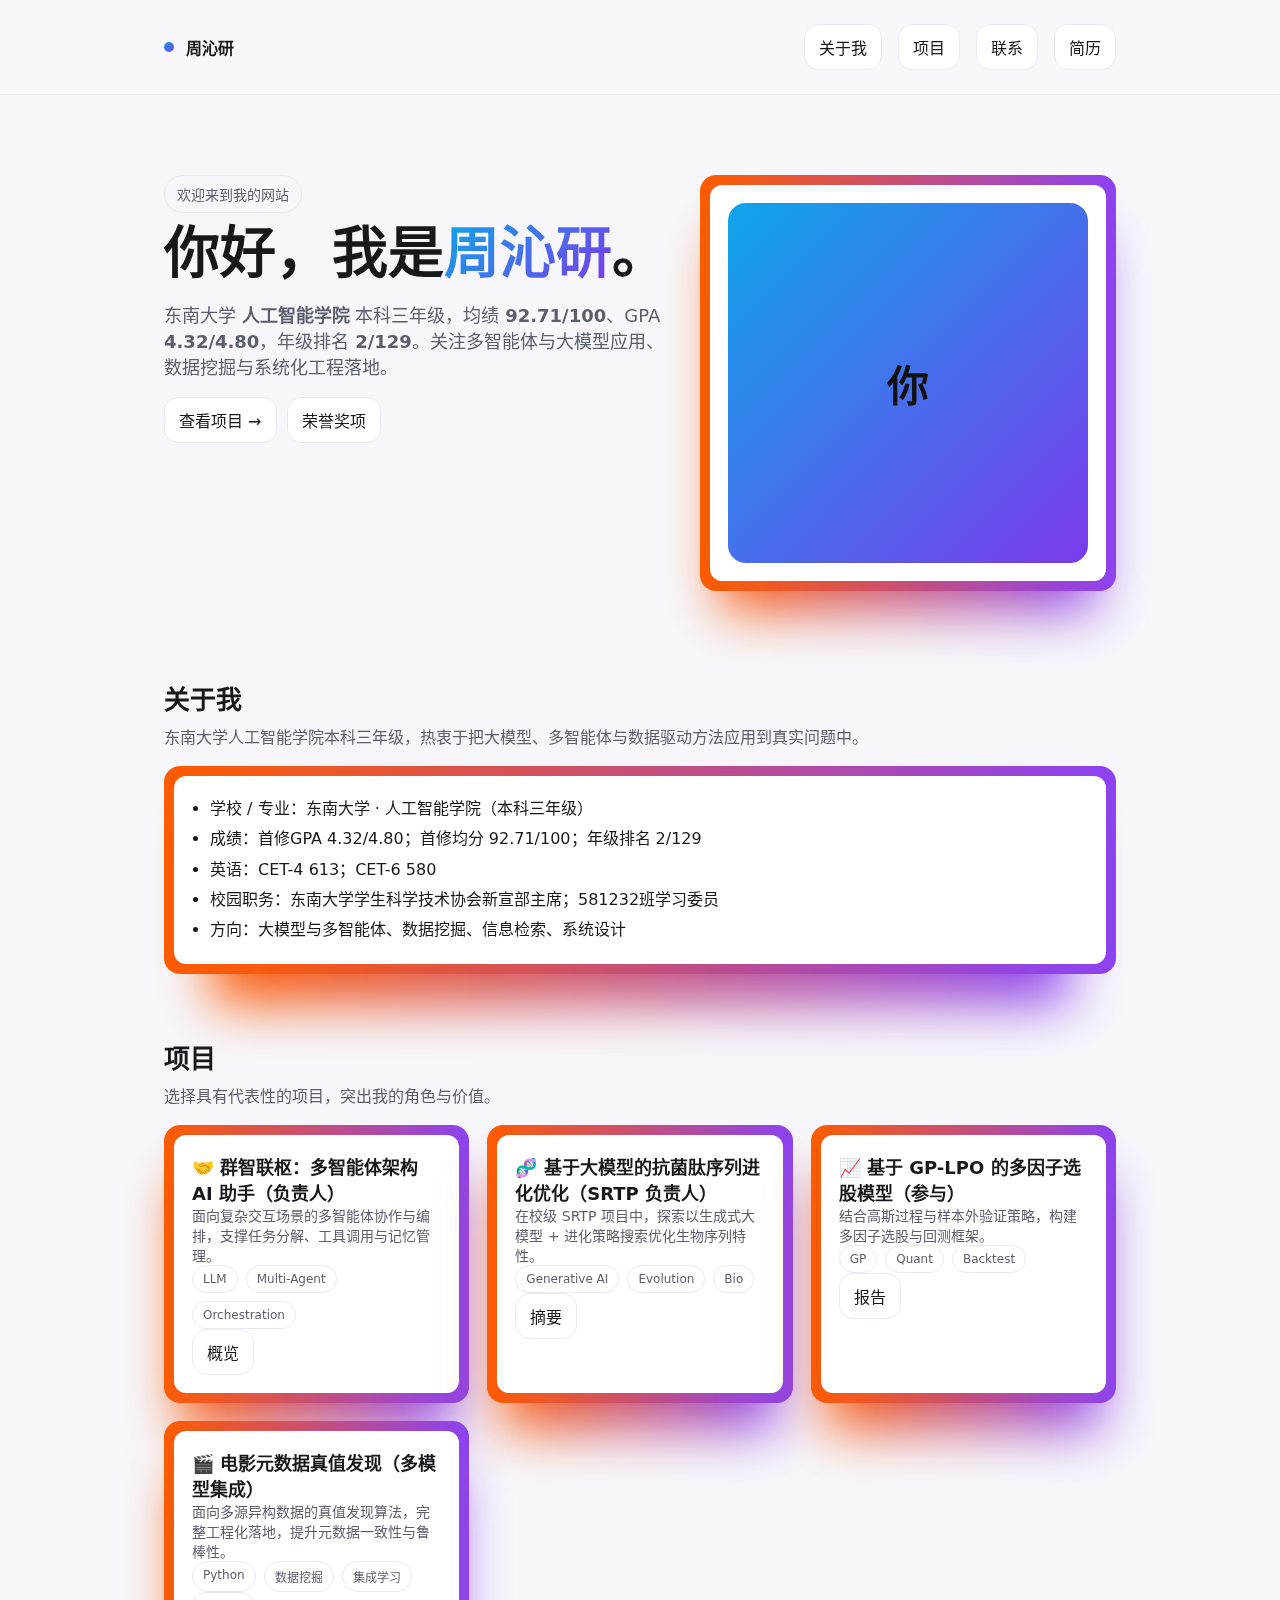
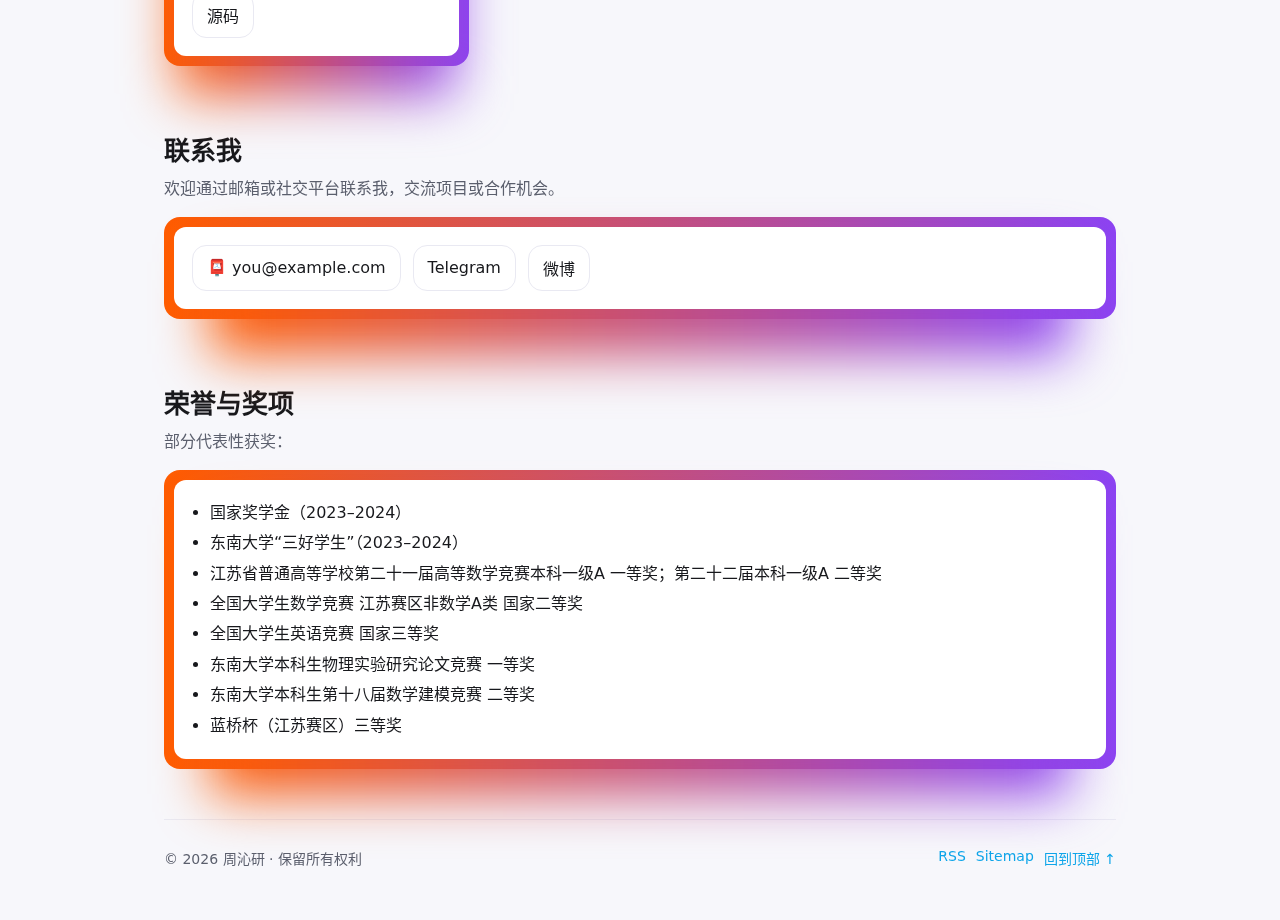
<file: indexold.html>
<!DOCTYPE html>
<html lang="zh-CN">
<head>
  <meta charset="utf-8" />
  <meta name="viewport" content="width=device-width, initial-scale=1" />
  <title>周沁研 · 个人主页</title>
  <meta name="description" content="你的个人简介、项目与联系方式" />
  <meta property="og:title" content="周沁研 · 个人主页" />
  <meta property="og:description" content="你的个人简介、项目与联系方式" />
  <meta property="og:type" content="website" />
  <meta name="color-scheme" content="light dark">
  <style>
    :root{
      --bg: #0b0c10;
      --card:#111217;
      --text:#e8e8ea;
      --muted:#a5a7b0;
      --accent:#6ee7ff;
      --accent-2:#a78bfa;
      --ring: #2b2f3a;
    }
    @media (prefers-color-scheme: light){
      :root{
        --bg: #f7f7fb;
        --card:#ffffff;
        --text:#17181c;
        --muted:#5b5f6d;
        --accent:#0ea5e9;
        --accent-2:#7c3aed;
        --ring:#e9e9f2;
      }
    }
    *{box-sizing:border-box}
    html,body{margin:0;height:100%;scroll-behavior:smooth}
    body{font-family: ui-sans-serif, system-ui, -apple-system, Segoe UI, Roboto, Noto Sans, Helvetica, Arial, "Apple Color Emoji","Segoe UI Emoji"; background:var(--bg); color:var(--text);}
    a{color:var(--accent); text-decoration:none}
    a:hover{text-decoration:underline}
    .container{max-width:1000px; margin:0 auto; padding:24px}
    header{position:sticky; top:0; backdrop-filter:saturate(1.2) blur(8px); background:color-mix(in lch, var(--bg) 80%, black 0%); border-bottom:1px solid var(--ring); z-index:50}
    nav{display:flex; align-items:center; justify-content:space-between; gap:16px}
    .brand{display:flex; align-items:center; gap:12px; font-weight:700}
    .brand .dot{width:10px;height:10px;border-radius:999px;background:linear-gradient(135deg,var(--accent),var(--accent-2))}
    .links{display:flex; gap:16px; flex-wrap:wrap}
    .btn{display:inline-flex; align-items:center; gap:8px; padding:10px 14px; border:1px solid var(--ring); border-radius:14px; background:var(--card); color:var(--text)}
    .btn:hover{transform:translateY(-1px)}

    .hero{display:grid; grid-template-columns:1.1fr .9fr; gap:28px; padding:56px 0}
    .hero h1{font-size:clamp(28px, 5vw, 56px); line-height:1.05; margin:.2em 0}
    .hero p{color:var(--muted); font-size:clamp(16px,2.4vw,18px)}
    .tag{display:inline-flex; align-items:center; gap:8px; padding:8px 12px; border:1px solid var(--ring); border-radius:999px; color:var(--muted); font-size:14px}
    /* Magic gradient card styling (inspired by Uiverse) */
    .card{
      --gradient: linear-gradient(to left, #8c43f2 0%, #ff5c00 100%);
      position: relative;
      z-index: 0;
      border: none;
      border-radius: 16px;
      padding: 10px;
      background: var(--gradient);
      overflow: visible;
    }
    /* Inner panel */
    .card-info{
      --color: var(--card);
      background: var(--color);
      color: inherit;
      width: 100%;
      height: 100%;
      border-radius: 12px;
      padding: 18px;
    }
    /* Glow shadow behind card */
    .card::after{
      position: absolute;
      content: "";
      top: 40px;
      left: 0;
      right: 0;
      z-index: -1;
      height: 100%;
      width: 100%;
      transform: scale(0.9);
      filter: blur(30px);
      background: var(--gradient);
      transition: opacity 0.5s;
    }
    .card:hover::after{ opacity: 0; }
    .card:hover .card-info{ color: #8c43f2; transition: color 1s; }
    .avatar{aspect-ratio:1/1; width:100%; border-radius:18px; background:linear-gradient(135deg, var(--accent) 0%, var(--accent-2) 100%); display:grid; place-items:center; font-weight:800; font-size:42px; color:#111}

    section{padding:32px 0}
    h2{font-size:26px; margin:0 0 8px 0}
    .muted{color:var(--muted); margin:0 0 18px 0}

    .grid{display:grid; grid-template-columns: repeat(3, 1fr); gap:18px}
    .project{display:flex; flex-direction:column; gap:10px}
    .project h3{margin:0; font-size:18px}
    .project p{margin:0; color:var(--muted); font-size:14px}
    .pill{display:inline-flex; gap:8px; flex-wrap:wrap}
    .pill span{font-size:12px; padding:6px 10px; border:1px solid var(--ring); border-radius:999px; color:var(--muted)}

    .footer{display:flex; flex-wrap:wrap; align-items:center; justify-content:space-between; gap:12px; padding:28px 0; border-top:1px solid var(--ring); margin-top:18px; color:var(--muted); font-size:14px}

    @media (max-width:900px){
      .hero{grid-template-columns:1fr;}
      .grid{grid-template-columns:1fr;}
    }
  </style>
</head>
<body>
  <header>
    <div class="container">
      <nav>
        <div class="brand"><span class="dot"></span> <span>周沁研</span></div>
        <div class="links">
          <a class="btn" href="#about">关于我</a>
          <a class="btn" href="#projects">项目</a>
          <a class="btn" href="#contact">联系</a>
          <a class="btn" href="resume.pdf" target="_blank" rel="noopener">简历</a>
        </div>
      </nav>
    </div>
  </header>

  <main class="container">
    <section class="hero">
      <div>
        <span class="tag">欢迎来到我的网站</span>
        <h1>你好，我是<span style="background:linear-gradient(135deg,var(--accent),var(--accent-2)); -webkit-background-clip:text; background-clip:text; color:transparent">周沁研</span>。</h1>
        <p>东南大学 <strong>人工智能学院</strong> 本科三年级，均绩 <strong>92.71/100</strong>、GPA <strong>4.32/4.80</strong>，年级排名 <strong>2/129</strong>。关注多智能体与大模型应用、数据挖掘与系统化工程落地。</p>
        <div style="display:flex; gap:10px; margin-top:18px">
          <a class="btn" href="#projects">查看项目 →</a>
          <a class="btn" href="#awards">荣誉奖项</a>
        </div>
      </div>
      <div>
        <div class="card">
          <div class="card-info">
            <div class="avatar" aria-label="头像">你</div>
          </div>
        </div>
      </div>
    </section>

    <section id="about">
      <h2>关于我</h2>
      <p class="muted">东南大学人工智能学院本科三年级，热衷于把大模型、多智能体与数据驱动方法应用到真实问题中。</p>
      <div class="card">
        <div class="card-info">
          <ul style="margin:0; padding-left:18px; line-height:1.9">
            <li>学校 / 专业：东南大学 · 人工智能学院（本科三年级）</li>
            <li>成绩：首修GPA 4.32/4.80；首修均分 92.71/100；年级排名 2/129</li>
            <li>英语：CET-4 613；CET-6 580</li>
            <li>校园职务：东南大学学生科学技术协会新宣部主席；581232班学习委员</li>
            <li>方向：大模型与多智能体、数据挖掘、信息检索、系统设计</li>
          </ul>
        </div>
      </div>
    </section>

    <section id="projects">
      <h2>项目</h2>
      <p class="muted">选择具有代表性的项目，突出我的角色与价值。</p>
      <div class="grid">
        <article class="card project">
          <div class="card-info">
            <h3>🤝 群智联枢：多智能体架构 AI 助手（负责人）</h3>
            <p>面向复杂交互场景的多智能体协作与编排，支撑任务分解、工具调用与记忆管理。</p>
            <div class="pill"><span>LLM</span><span>Multi-Agent</span><span>Orchestration</span></div>
            <a class="btn" href="#" target="_blank" rel="noopener">概览</a>
          </div>
        </article>
        <article class="card project">
          <div class="card-info">
            <h3>🧬 基于大模型的抗菌肽序列进化优化（SRTP 负责人）</h3>
            <p>在校级 SRTP 项目中，探索以生成式大模型 + 进化策略搜索优化生物序列特性。</p>
            <div class="pill"><span>Generative AI</span><span>Evolution</span><span>Bio</span></div>
            <a class="btn" href="#" target="_blank" rel="noopener">摘要</a>
          </div>
        </article>
        <article class="card project">
          <div class="card-info">
            <h3>📈 基于 GP-LPO 的多因子选股模型（参与）</h3>
            <p>结合高斯过程与样本外验证策略，构建多因子选股与回测框架。</p>
            <div class="pill"><span>GP</span><span>Quant</span><span>Backtest</span></div>
            <a class="btn" href="#" target="_blank" rel="noopener">报告</a>
          </div>
        </article>
        <article class="card project">
          <div class="card-info">
            <h3>🎬 电影元数据真值发现（多模型集成）</h3>
            <p>面向多源异构数据的真值发现算法，完整工程化落地，提升元数据一致性与鲁棒性。</p>
            <div class="pill"><span>Python</span><span>数据挖掘</span><span>集成学习</span></div>
            <a class="btn" href="#" target="_blank" rel="noopener">源码</a>
          </div>
        </article>
      </div>
    </section>

    <section id="contact">
      <h2>联系我</h2>
      <p class="muted">欢迎通过邮箱或社交平台联系我，交流项目或合作机会。</p>
      <div class="card" style="display:flex; flex-wrap:wrap; gap:12px">
        <div class="card-info" style="display:flex; flex-wrap:wrap; gap:12px">
          <a class="btn" href="mailto:213231097@seu.edu.com">📮 you@example.com</a>
          <a class="btn" href="https://t.me/你的Telegram" target="_blank" rel="noopener">Telegram</a>
          <a class="btn" href="https://weibo.com/你的微博" target="_blank" rel="noopener">微博</a>
        </div>
      </div>
    </section>

    <section id="awards">
      <h2>荣誉与奖项</h2>
      <p class="muted">部分代表性获奖：</p>
      <div class="card" style="line-height:1.9">
        <div class="card-info">
          <ul style="margin:0; padding-left:18px">
            <li>国家奖学金（2023–2024）</li>
            <li>东南大学“三好学生”（2023–2024）</li>
            <li>江苏省普通高等学校第二十一届高等数学竞赛本科一级A 一等奖；第二十二届本科一级A 二等奖</li>
            <li>全国大学生数学竞赛 江苏赛区非数学A类 国家二等奖</li>
            <li>全国大学生英语竞赛 国家三等奖</li>
            <li>东南大学本科生物理实验研究论文竞赛 一等奖</li>
            <li>东南大学本科生第十八届数学建模竞赛 二等奖</li>
            <li>蓝桥杯（江苏赛区）三等奖</li>
          </ul>
        </div>
      </div>
    </section>

    <div class="footer">
      <span>© <span id="y"></span> 周沁研 · 保留所有权利</span>
      <div style="display:flex; gap:10px">
        <a href="#">RSS</a>
        <a href="/sitemap.xml">Sitemap</a>
        <a href="#top" aria-label="回到顶部">回到顶部 ↑</a>
      </div>
    </div>
  </main>

  <script>
    // 年份
    document.getElementById('y').textContent = new Date().getFullYear();
  </script>
</body>
</html>
</file>
